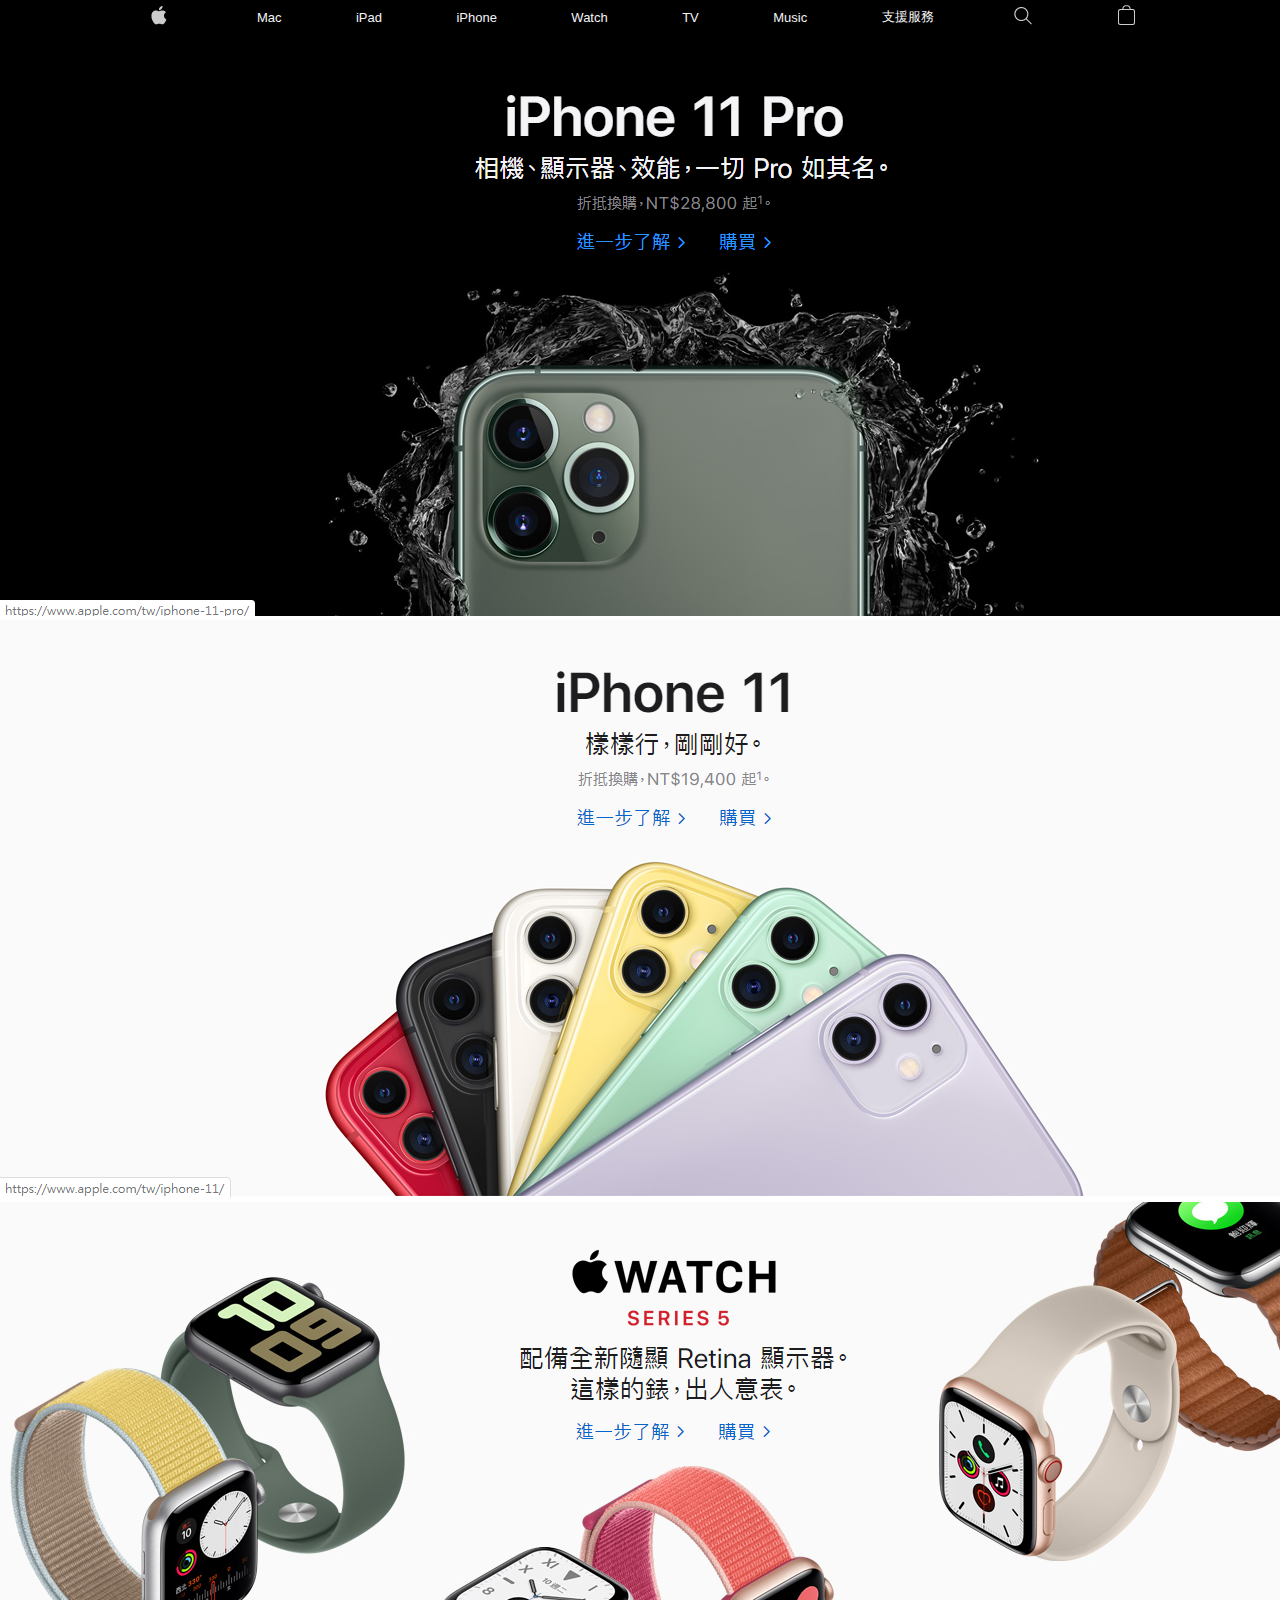
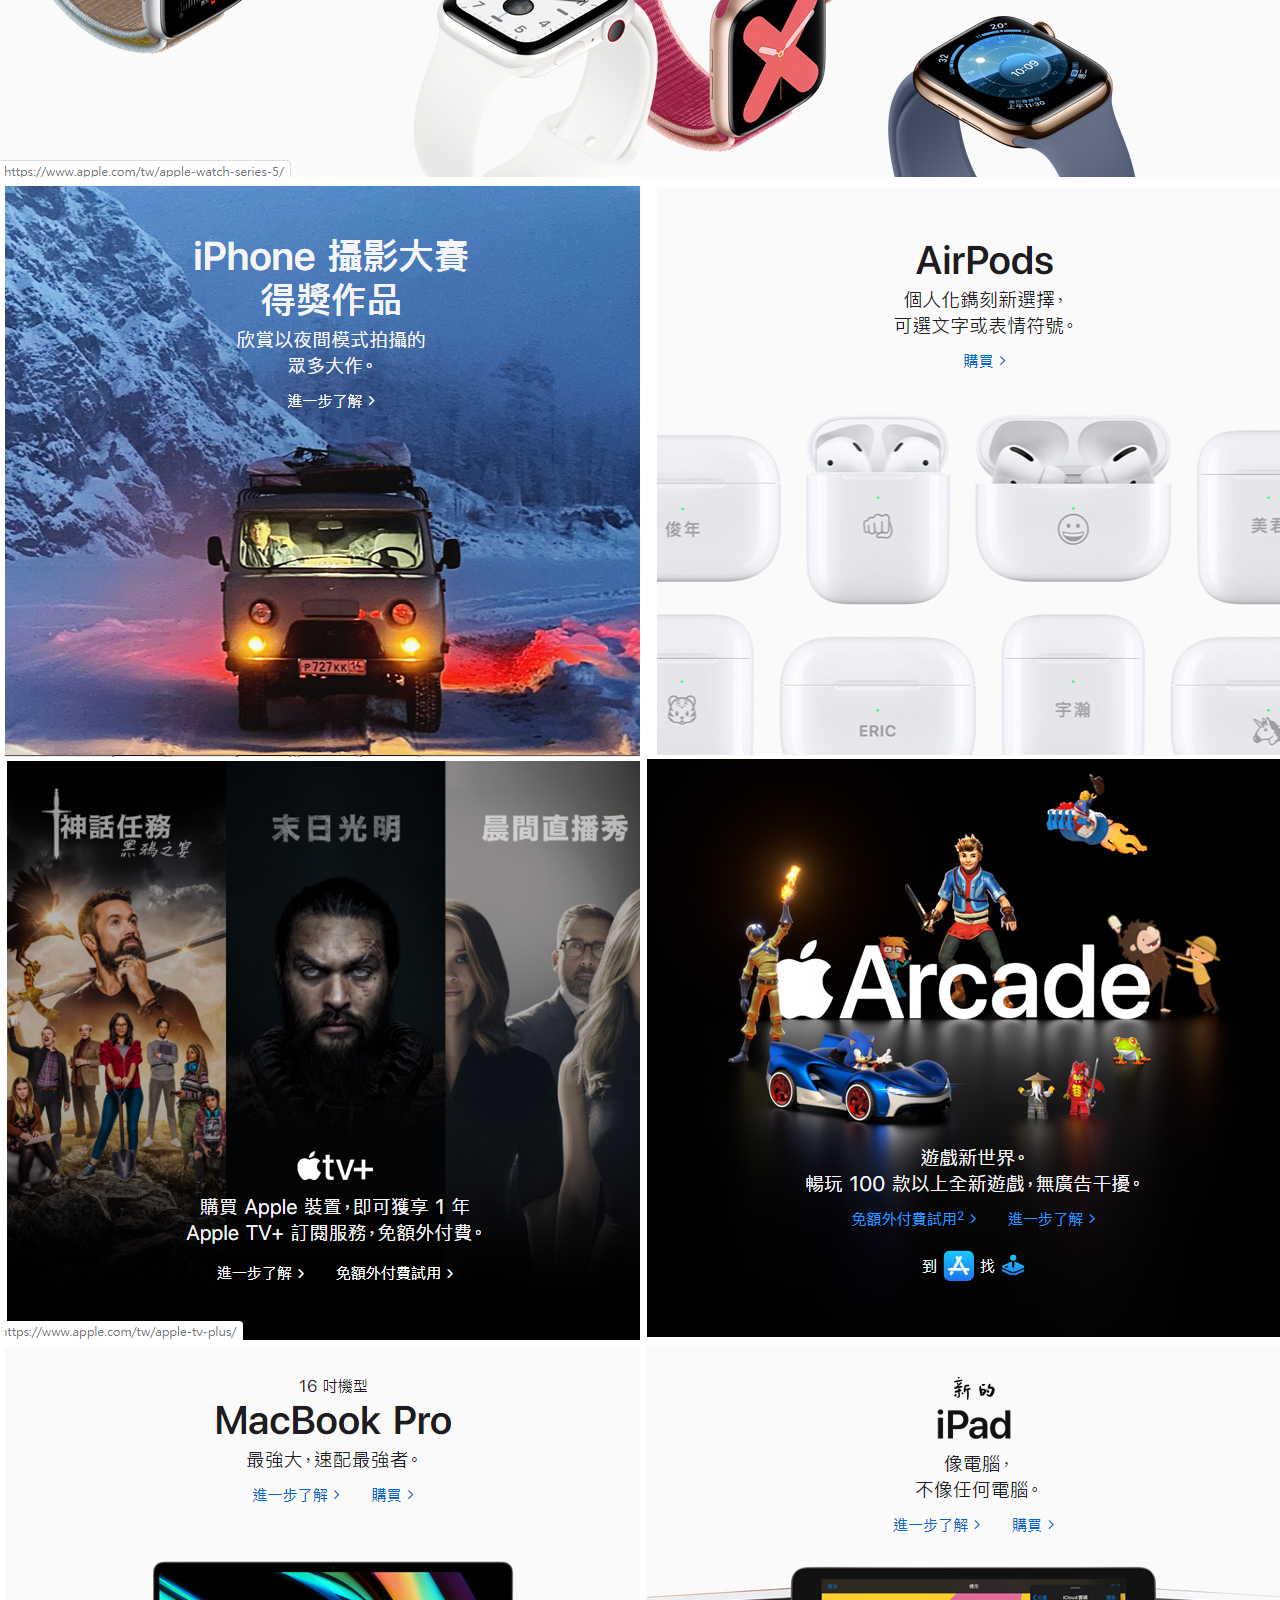
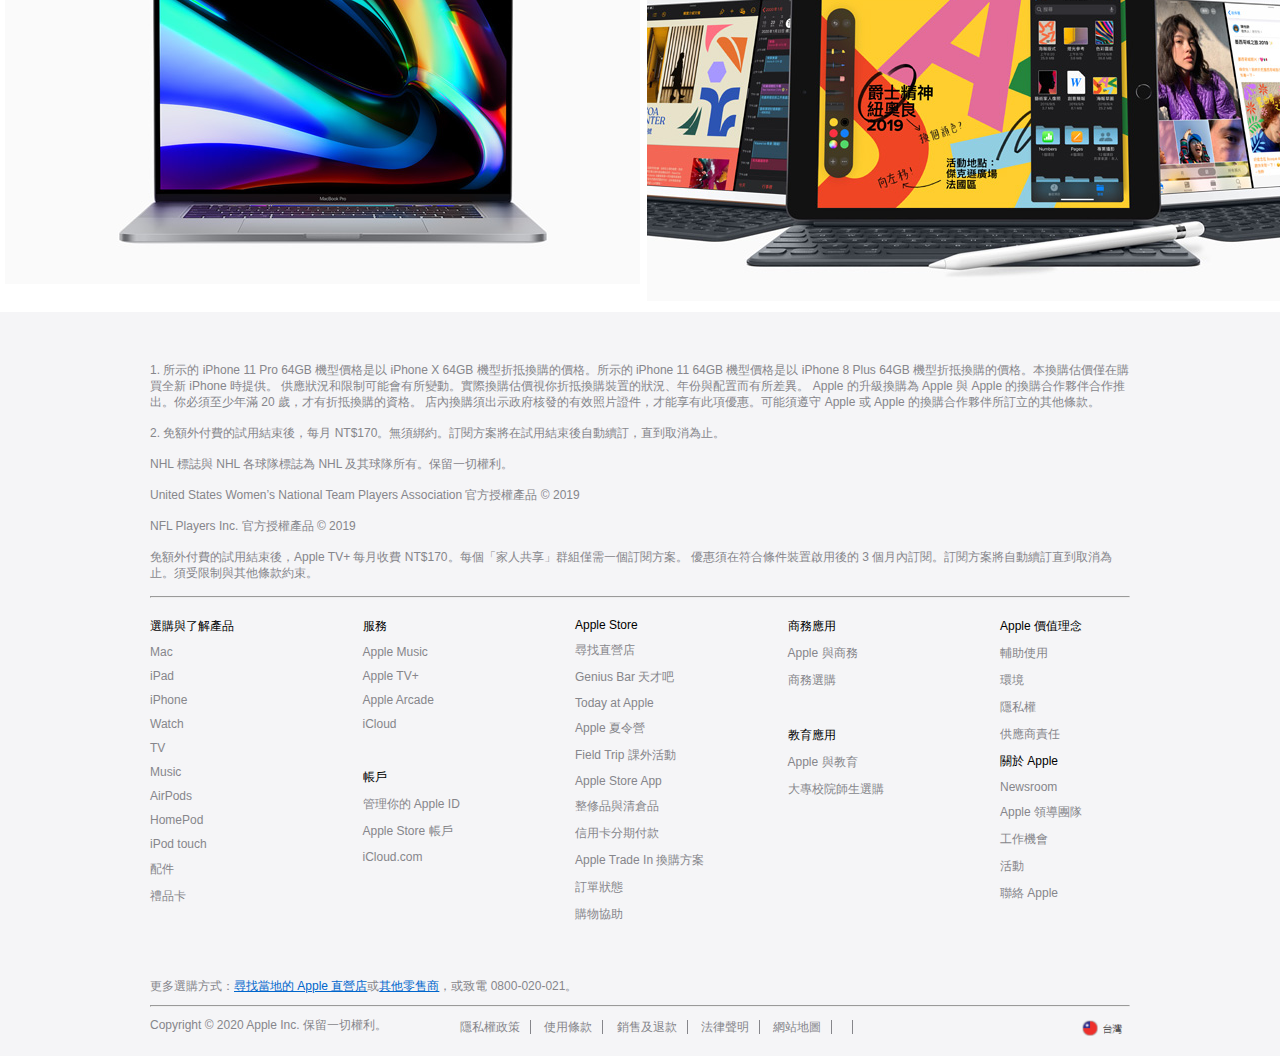
<file: apple.html>
<!DOCTYPE html>
<html lang="en">
<head>
    <meta charset="UTF-8">
    <meta name="viewport" content="width=device-width, initial-scale=1.0">
    <title>Apple(台灣)</title>
    <link href="css/apple.css" rel="stylesheet">
</head>
<body>
    <div class="wrapper">
        <header>
            <ul>
                <li><img src="images/apple logo.PNG" class="apple-logo"></li>
                <li>Mac</li>
                <li>iPad</li>
                <li>iPhone</li>
                <li>Watch</li>
                <li>TV</li>
                <li>Music</li>
                <li>支援服務</li>
                <li><img src="images/find logo.PNG" class="find-logo"></li>
                <li><img src="images/key.PNG" class="key-logo"></li>
            </ul>
        </header>
        <div class="content">
            <img src="images/iphone-black.PNG" class="iphone-black">
            <img src="images/iphone-white.PNG" class="iphone-white">
            <img src="images/watch.PNG" class="watch">
            <div class="content-L">
                <img src="images/iphone-car.PNG" class="iphone-car">
                <img src="images/movie.PNG" class="movie">
                <img src="images/macbook.PNG" class="macbook">
            </div>
            <div class="content-R">
                <img src="images/airpods.PNG" class="airpods">
                <img src="images/arcade.PNG" class="arcade">
                <img src="images/ipad.PNG" class="ipad">
            </div>
        </div>
        <footer>
            <div class="footer-top">
                <p>1. 所示的 iPhone 11 Pro 64GB 機型價格是以 iPhone X 64GB 機型折抵換購的價格。所示的 iPhone 11 64GB 
                    機型價格是以 iPhone 8 Plus 64GB 機型折抵換購的價格。本換購估價僅在購買全新 iPhone 時提供。
                    供應狀況和限制可能會有所變動。實際換購估價視你折抵換購裝置的狀況、年份與配置而有所差異。
                    Apple 的升級換購為 Apple 與 Apple 的換購合作夥伴合作推出。你必須至少年滿 20 歲，才有折抵換購的資格。
                    店內換購須出示政府核發的有效照片證件，才能享有此項優惠。可能須遵守 Apple 或 Apple 的換購合作夥伴所訂立的其他條款。</p>
                <p>2. 免額外付費的試用結束後，每月 NT$170。無須綁約。訂閱方案將在試用結束後自動續訂，直到取消為止。</p>    
                <p>NHL 標誌與 NHL 各球隊標誌為 NHL 及其球隊所有。保留一切權利。</p>
                <p>United States Women’s National Team Players Association 官方授權產品 © 2019</p>
                <p>NFL Players Inc. 官方授權產品 © 2019</p>
                <p>免額外付費的試用結束後，Apple TV+ 每月收費 NT$170。每個「家人共享」群組僅需一個訂閱方案。
                    優惠須在符合條件裝置啟用後的 3 個月內訂閱。訂閱方案將自動續訂直到取消為止。須受限制與其他條款約束。</p>
                    <hr>
            </div>
            <div class="footer-con">
                <ul>
                    <li class="li-title">選購與了解產品</li>
                    <li>Mac</li>
                    <li>iPad</li>
                    <li>iPhone</li>
                    <li>Watch</li>
                    <li>TV</li>
                    <li>Music</li>
                    <li>AirPods</li>
                    <li>HomePod</li>
                    <li>iPod touch</li>
                    <li>配件</li>
                    <li>禮品卡</li>
                </ul>
                <ul>
                    <li class="li-title">服務</li>
                    <li>Apple Music</li>
                    <li>Apple TV+</li>
                    <li>Apple Arcade</li>
                    <li>iCloud</li>
                    <br>
                    <li class="li-title">帳戶</li>
                    <li>管理你的 Apple ID</li>
                    <li>Apple Store 帳戶</li>
                    <li>iCloud.com</li>
                </ul>
                <ul>
                    <li class="li-title">Apple Store</li>
                    <li>尋找直營店</li>
                    <li>Genius Bar 天才吧</li>
                    <li>Today at Apple</li>
                    <li>Apple 夏令營</li>
                    <li>Field Trip 課外活動</li>
                    <li>Apple Store App</li>
                    <li>整修品與清倉品</li>
                    <li>信用卡分期付款</li>
                    <li>Apple Trade In 換購方案</li>
                    <li>訂單狀態</li>
                    <li>購物協助</li>
                </ul>
                <ul>
                    <li class="li-title">商務應用</li>
                    <li>Apple 與商務</li>
                    <li>商務選購</li>
                    <br>
                    <li class="li-title">教育應用</li>
                    <li>Apple 與教育</li>
                    <li>大專校院師生選購<li>
                </ul>
                <ul>
                    <li class="li-title">Apple 價值理念</li>
                    <li>輔助使用</li>
                    <li>環境</li>
                    <li>隱私權</li>
                    <li>供應商責任</li>
                    <li class="li-title">關於 Apple</li>
                    <li>Newsroom</li>
                    <li>Apple 領導團隊</li>
                    <li>工作機會</li>
                    <li>活動</li>
                    <li>聯絡 Apple</li>
                </ul>
            </div>
            <div class="footer-under">
                <p>更多選購方式：<a href="">尋找當地的 Apple 直營店</a>或<a href="">其他零售商</a>，或致電 0800-020-021。</p>
                <hr>
            </div>
            <div class="buttom">
                <p class="p1">Copyright © 2020 Apple Inc. 保留一切權利。</p>
                <ul>
                    <li>隱私權政策</li>
                    <li>使用條款</li>
                    <li>銷售及退款</li>
                    <li>法律聲明</li>
                    <li>網站地圖</li>
                    <li><img src="images/taiwan.PNG"></li>
                </ul>
            </div>
        </footer>
        
    </div>
    
    
</body>
</html>
</file>
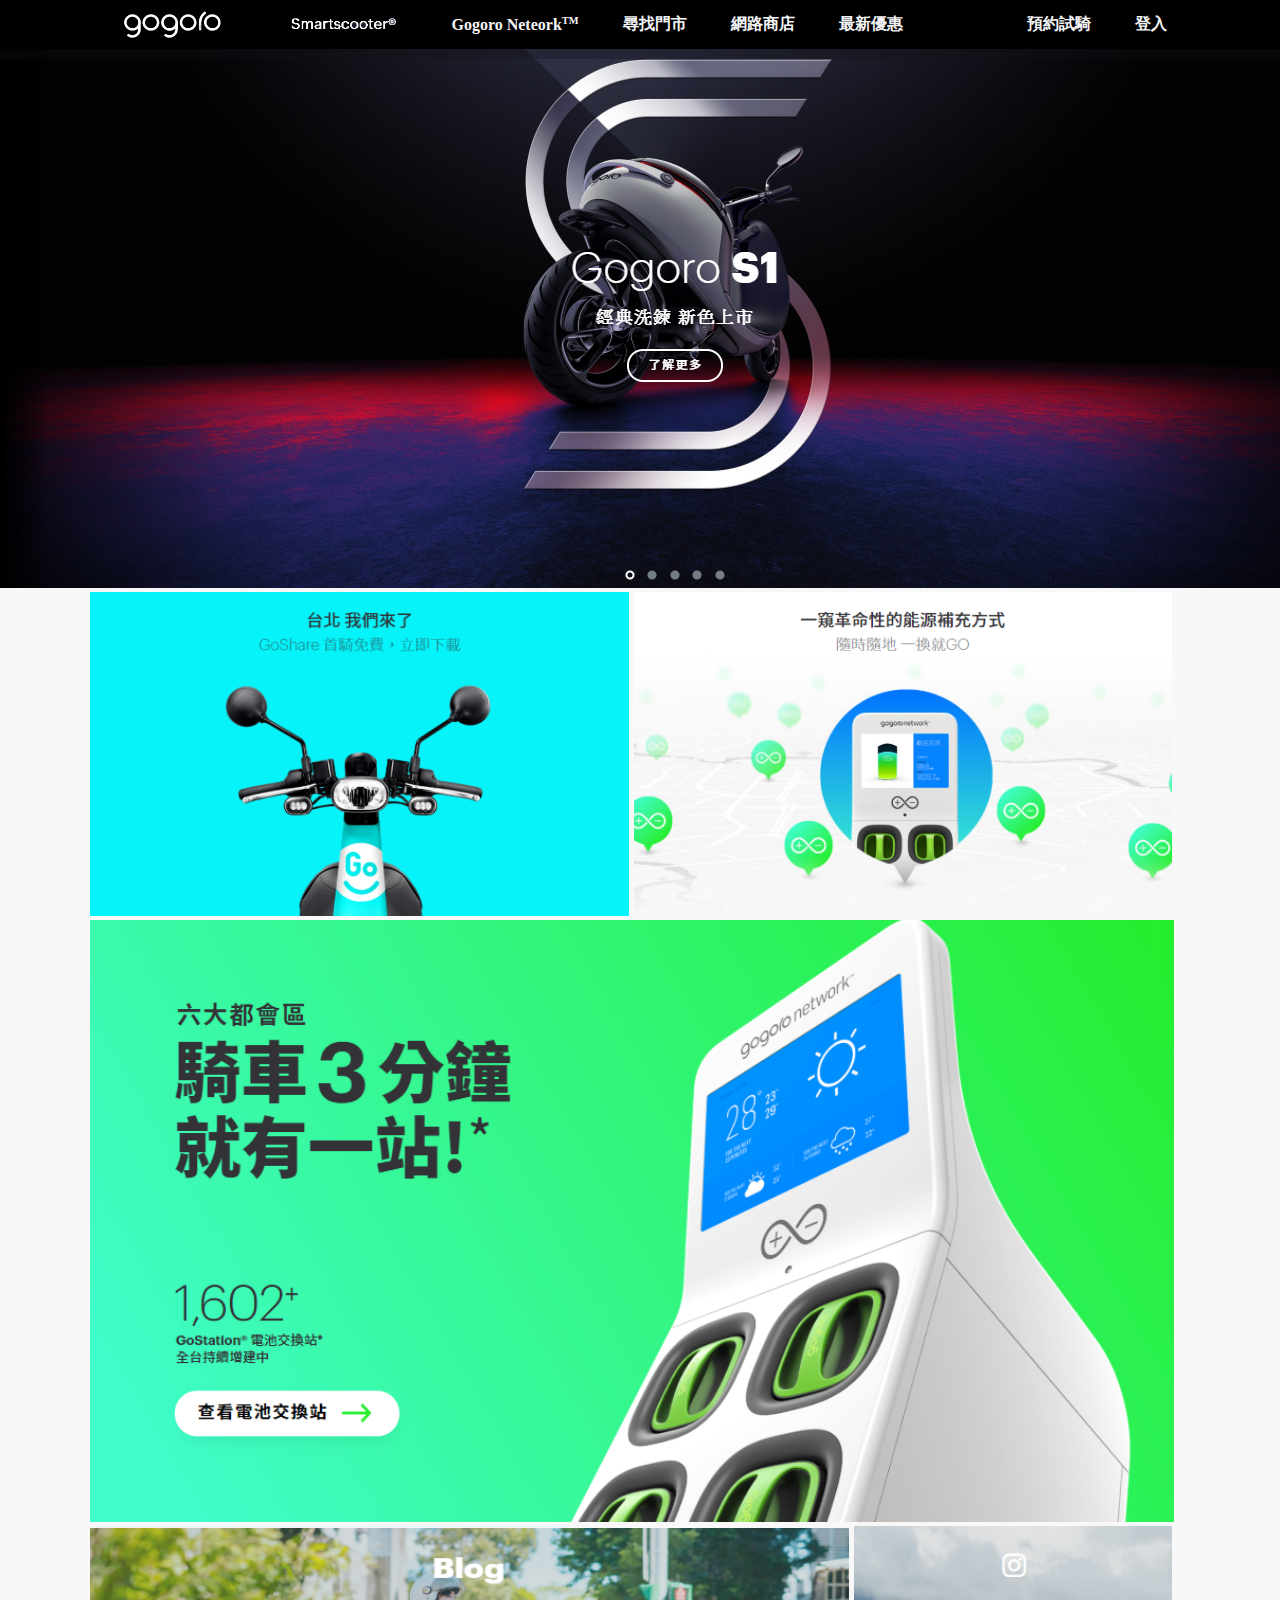
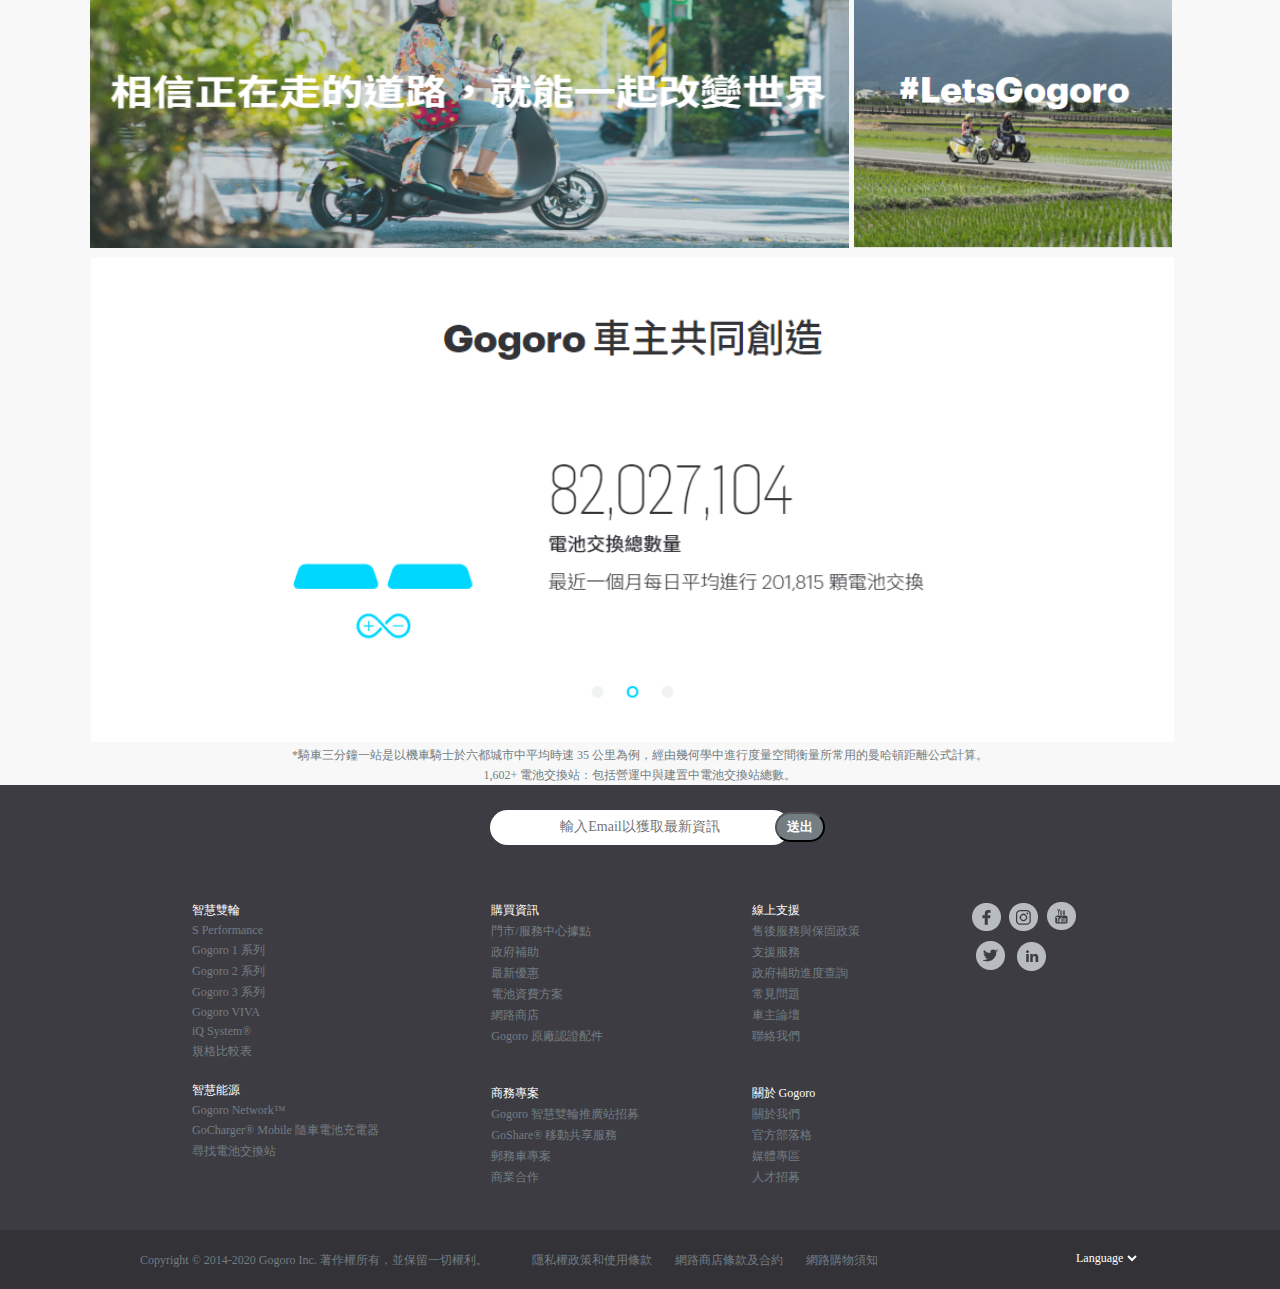
<file: gogoro.html>
<!DOCTYPE html>
<html lang="en">
<head>
    <meta charset="UTF-8">
    <meta name="viewport" content="width=device-width, initial-scale=1.0">
    <title>Gogoro 台灣</title>
    <link href="css/gogoro.css" rel="stylesheet">
</head>
<body>
    <div class="wrapper">
        <header>
            <ul>
                <li><a href="#"></a><img src="images/gogoro-logo1.png" class="gogoro-logo"></li>
                <li><a href="#"></a><img src="images/smartscooter-1.gif" class="smart"></li>
                <li><a href="#"></a>Gogoro Neteork<sup>TM</sup></li>
                <li><a href="#"></a>尋找門市</li>
                <li><a href="#"></a>網路商店</li>
                <li><a href="#"></a>最新優惠</li>
                <li><a href="#"></a></li>
                <li><a href="#"></a></li>
                <li><a href="#"></a>預約試騎</li>
                <li><a href="#"></a>登入</li>
            </ul>
        </header>
        <div class="content">
            <div class="con-top">
                <img src="images/gogoro-s1.PNG" class="gogoro-s1">
            </div>
            <div class="con-center">
                <img src="images/goshare.PNG" class="goshare">
                <img src="images/share-r.PNG" class="goshare">
                <img src="images/green.PNG" class="green">
                <img src="images/blog.PNG" class="blog">
                <img src="images/letsgogoro.PNG" class="letsgogoro">
                <img src="images/battery.PNG" class="battery">
                <p>*騎車三分鐘一站是以機車騎士於六都城市中平均時速 35 公里為例，經由幾何學中進行度量空間衡量所常用的曼哈頓距離公式計算。</p>
                <p>1,602+ 電池交換站：包括營運中與建置中電池交換站總數。</p>
            </div>
        </div>
        <footer>
            <form>
                <input type="email" class="email" placeholder="輸入Email以獲取最新資訊" >
                <input type="submit" class="submit" value="送出">
            </form>
            <div class="footer-center">
                <ul>
                    <li class="li-title"><a href="#"></a>智慧雙輪</li>
                    <li><a href="#"></a>S Performance</li>
                    <li><a href="#"></a>Gogoro 1 系列</li>
                    <li><a href="#"></a>Gogoro 2 系列</li>
                    <li><a href="#"></a>Gogoro 3 系列</li>
                    <li><a href="#"></a>Gogoro VIVA</li>
                    <li><a href="#"></a>iQ System®</li>
                    <li><a href="#"></a>規格比較表</li>
                    <br>
                    <li class="li-title"><a href="#"></a>智慧能源</li>
                    <li><a href="#"></a>Gogoro Network™</li>
                    <li><a href="#"></a>GoCharger® Mobile 隨車電池充電器</li>
                    <li><a href="#"></a>尋找電池交換站</li>
                </ul>
                <ul>
                    <li class="li-title"><a href="#"></a>購買資訊</li>
                    <li><a href="#"></a>門市/服務中心據點</li>
                    <li><a href="#"></a>政府補助</li>
                    <li><a href="#"></a>最新優惠</li>
                    <li><a href="#"></a>電池資費方案</li>
                    <li><a href="#"></a>網路商店</li>
                    <li><a href="#"></a>Gogoro 原廠認證配件</li>
                    <br>
                    <br>
                    <li class="li-title"><a href="#"></a>商務專案</li>
                    <li><a href="#"></a>Gogoro 智慧雙輪推廣站招募</li>
                    <li><a href="#"></a>GoShare® 移動共享服務</li>
                    <li><a href="#"></a>郵務車專案</li>
                    <li><a href="#"></a>商業合作</li>
                </ul>
                <ul>
                    <li class="li-title"><a href="#"></a>線上支援</li>
                    <li><a href="#"></a>售後服務與保固政策</li>
                    <li><a href="#"></a>支援服務</li>
                    <li><a href="#"></a>政府補助進度查詢</li>
                    <li><a href="#"></a>常見問題</li>
                    <li><a href="#"></a>車主論壇</li>
                    <li><a href="#"></a>聯絡我們</li>
                    <br>
                    <br>
                    <li class="li-title"><a href="#"></a>關於 Gogoro</li>
                    <li><a href="#"></a>關於我們</li>
                    <li><a href="#"></a>官方部落格</li>
                    <li><a href="#"></a>媒體專區</li>
                    <li><a href="#"></a>人才招募</li>
                </ul>
                <div class="footer-img">
                    <img src="images/logo1.PNG" class="logo1">
                    <img src="images/logo2.PNG" class="logo2">
                    <img src="images/logo3.PNG" class="logo3">
                    <img src="images/logo4.PNG" class="logo4">
                    <img src="images/logo5.PNG" class="logo5">
                </div>
            </div>
            <div class="footer-buttom">
                <div class="nav">
                    <ul>
                    <p class="p1">Copyright © 2014-2020 Gogoro Inc. 著作權所有，並保留一切權利。</p>
                    <li>隱私權政策和使用條款 </li>
                    <li>網路商店條款及合約 </li>
                    <li>網路購物須知</li>
                    <select name="Language">
                        <option value="Language">Language</option>
                        <option value="Global">Global</option>
                        <option value="台灣">台灣</option>
                    </select>
                </ul>
                </div>
                
            </div>
            
        </footer>
    </div>
    
</body>
</html>
</file>
<file: css/apple.css>
* {
    margin: 0px;
    padding: 0px;
    box-sizing: border-box;
    font-family: "SF Pro TC","HanHei TC","SF Pro Text","Myriad Set Pro"
    ,"SF Pro Icons","PingFang TC","Helvetica Neue","Helvetica","Arial",sans-serif;
}
.wrapper {
    width: 100%;
}
header {
    position: sticky;
    top: 0;
    background-color: black;
    text-align: center;
}
header ul li{
    display: inline;
    color: #f5f5f7;
    font-size: 13px;
    padding: 5px 35px;
    vertical-align: middle;
}
ul li:hover {
    cursor: pointer;
}
.content {
    width: 100%;
    background-color: white;
}
.content-L {
    float: left;
    background-color: white;
    width: 50%;
    padding: 5px;
}
.content-R {
    float: right;
    background-color: white;
    width: 50%;
    padding: 7px;
}
img:hover {
    cursor: pointer;
}
footer {
    clear: both;
    background-color: #f5f5f7;
    width: 100%;
    bottom: 0px;
}
.footer-top {
    color:rgb(134, 134, 139);
    margin-top: 35px;
    padding: 50px 10px;
    width: 1000px;
    margin: 0 auto;
    font-size: 12px;
    line-height: 1.33337;
}
.footer-top p {
    margin-bottom: 15px;
}
.footer-con {
    margin-top: -20px;
    width: 1000px;
    margin: 0 auto;
    height: 300px;
    display: flex;
    justify-content: space-between;
    margin-bottom: 30px;
}
.footer-con ul {
    margin-top: -40px;
    list-style: none;
    width: 150px;
    height: 300px;
}
.footer-con ul li {
    color:rgb(134, 134, 139);
    margin: 10px auto;
    font-size: 12px;
    padding: 0px 10px;
    text-decoration: none;
}
.footer-con ul .li-title {
    color: black;
}
.footer-con ul li:hover {
    text-decoration: underline rgb(134, 134, 139);
}
.footer-con ul .li-title:hover {
    text-decoration: none;
    cursor: default;
}
.footer-under {
    background-color: #f5f5f7;
    width: 1000px;
    margin: 0 auto;
    padding: 0px 10px;
    font-size: 12px;
    color:rgb(134, 134, 139);
}
.footer-under a {
    color: #06c;
}
.footer-under hr {
    margin-top: 10px;
    margin-bottom: 10px;
}
.buttom {
    background-color: #f5f5f7;
    width: 1000px;
    margin: 0 auto;
    padding: 0px 10px;
    font-size: 12px;
    color:rgb(134, 134, 139);
    padding-bottom: 20px;
}
.buttom .p1 {
    float: left;
    width: 270px;
    margin-right: 30px;
}
.buttom ul li {
    list-style: none;
    display: inline;
    padding: 0px 10px;
    vertical-align: sub;
    border-right: 1px solid rgb(134, 134, 139);
}
.buttom ul li:hover {
    text-decoration: underline rgb(134, 134, 139);
}
.buttom ul li img {
    float: right;
    height: 25px;
}
</file>
<file: css/gogoro.css>
* {
    margin: 0px;
    padding: 0px;
    box-sizing: border-box;
    font-family:Microsoft JhengHei ;
}
.wrapper {
    width: 100%;
}
header {
    position: sticky;
    top: 0;
    background-color: black;
    text-align: center;
}
header .smart{
    width: 10%;
    height: 10%;
    margin-top: 4px;
}
header ul li{
    display: inline;
    color: #f5f5f7;
    font-size: 16px;
    padding: 10px 20px;
    vertical-align: middle;
    font-weight: bold;
}
header ul li:hover{
    color: #00d7ff;
    cursor: pointer;
}
.wrapper header sup {
    font-size: 65%;
}
.content {
    background-color: #f8f8f8;
}
.con-top {
    width: 100%;
}
.con-center {
    width: 1100px;
    margin: 0 auto;
}
.con-center .goshare {
    width: 49%;
}
.con-center .green {
    width: 98.5%;
}
.con-center .blog {
    height: 320px;
    width: 69%;
}
.con-center .letsgogoro {
    width: 29%;
}
.con-center .battery {
    width: 98.5%;
}
.con-center p {
    color: #737d82;
    font-size: 12px;
    text-align: center;
    line-height: 1.6;
}
footer {
    width: 100%;
    background-color: #3d3c42;
    height: 450px;
}
footer form {
    padding: 25px;
}
footer .email {
    display: block;    
    margin: 0 auto;
    border-radius: 50px;
    padding: 5px 20px;
    width: 300px;
    height: 35px;
    font-size: 14px;
    color: #9499a8;
    line-height: 20px;
    border: none;
    text-align: center;
}
footer form .submit{
    position: relative;
    top: -33px;
    left: 750px;
    border-radius: 20px;
    color: white;
    font-weight: bolder;
    background-color: #737d82;
    width: 50px;
    height: 30px;
    text-align: center;
}
.footer-center {
    width: 900px;
    margin: 0 auto;
    height: 300px;
    display: flex;
    justify-content: space-between;
    margin-bottom: 30px;
}
.footer-center ul {
    list-style: none;
}
.footer-center ul li {
    color: #737d82;
    font-size: 12px;
    padding: 2px;
}
.footer-center ul li:hover {
    text-decoration: underline #737d82;
    cursor: pointer;
    color: #9499a8;
}
.footer-center .li-title {
    color: #fff;
    font-size: 12px;
}
.footer-center .li-title:hover {
    text-decoration: none;
}
.footer-img{
    width: 120px;
}
.footer-buttom {
    background-color: #323237;
    color: #737d82;
    width: 100%;
    margin: 0 auto;
    padding: 20px 30px;
}
.footer-buttom .p1 {
    margin-right: 30px;
    font-size: 12px;
    display: inline;
}
.footer-buttom ul li {
    list-style: none;
    display: inline;
    padding: 0px 10px;
    font-size: 12px;
}
.footer-buttom ul select {
    background-color: #323237;
    color: #fff;
    border: none;
    float: right;
    font-size: 12px;
}
.footer-buttom .nav {
    width: 1000px;
    margin: 0 auto;
}
</file>
